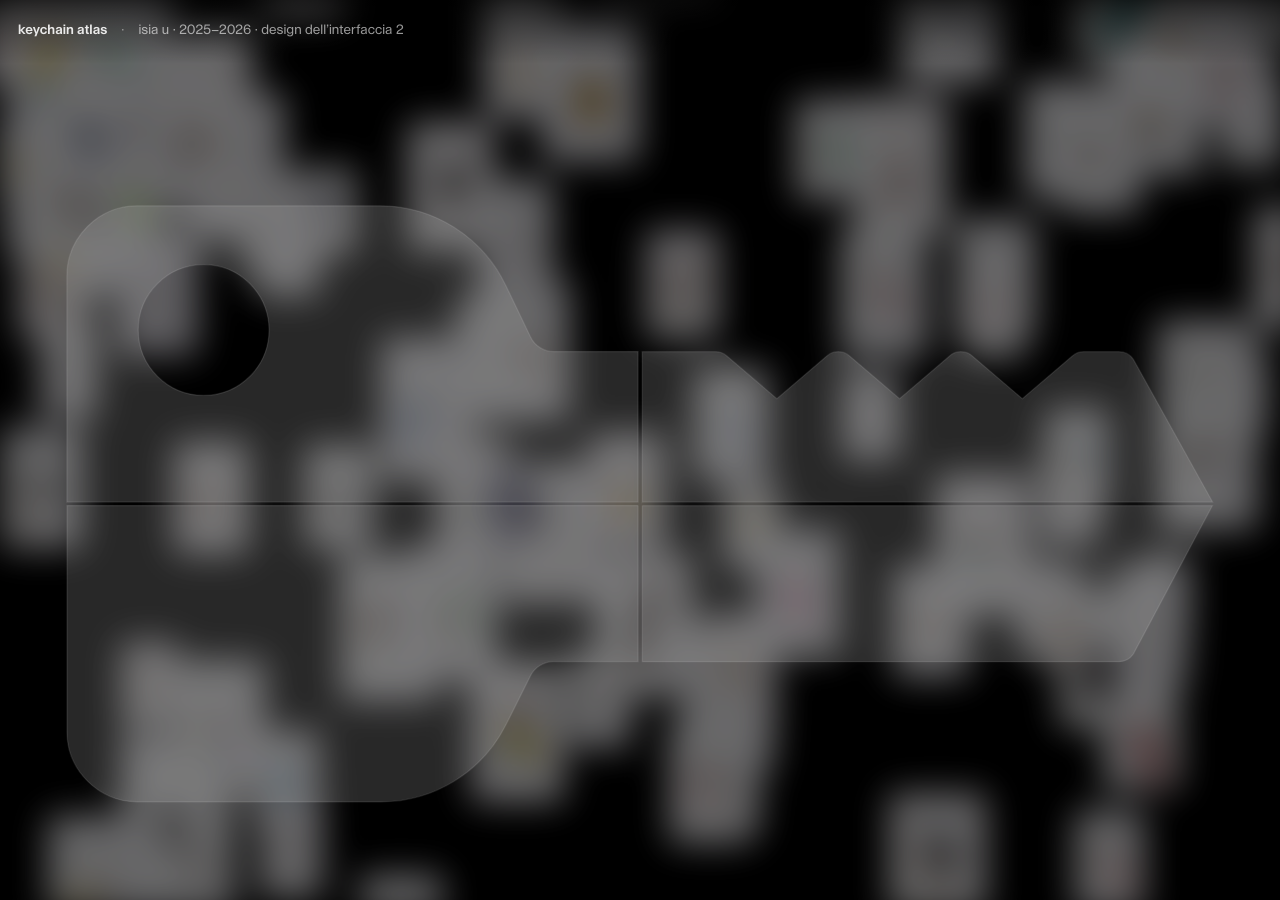
<file: index.html>
<!doctype html>
<html lang="it">
<head>
  <meta charset="utf-8" />
  <meta name="viewport" content="width=device-width,initial-scale=1" />
  <link rel="stylesheet" href="./src/styles/type.css" />
  <title>keychain atlas</title>

  <style>
    :root{
      --bg:#000;
      --fg:#fff;

      --key-idle: rgba(180,180,180,.22);
      --key-on:   rgba(180,180,180,.95);

      --index-bright: .60;
      --index-sat: .90;

      /* keep in sync with shared topbar */
      --topbar-h: 56px;
      --topbar-h-sm: 52px;
    }


    html,body{
      margin:0; padding:0;
      height:100%;
      background:var(--bg);
      color:var(--fg);
      overflow:hidden;
      font-family: var(--font-family, "CXSeagal"), system-ui, -apple-system, Segoe UI, Roboto, Arial;
    }

    /* ===== TOOL IN BACKGROUND ===== */
    .toolFrame{
      position:fixed;
      inset:0;
      width:100vw;
      height:100vh;
      border:0;
      z-index:1;
      background:#000;
      transition: filter .25s ease, transform .25s ease;
    }
    body.entry-on .toolFrame{
      filter:
        blur(18px)
        saturate(var(--index-sat))
        brightness(var(--index-bright))
        contrast(1.02);
      transform: scale(1.03);
      transform-origin:center;
    }

    /* dark layer SOLO in index */
    .toolShade{
      position:fixed;
      inset:0;
      z-index:2;
      background: rgba(0,0,0,.30);
      pointer-events:none;
      opacity:0;
      visibility:hidden;
      transition: opacity .25s ease, visibility .25s ease;
    }
    body.entry-on .toolShade{
      opacity:1;
      visibility:visible;
    }

    /* overlay sopra */
    .entryOverlay{
      position:fixed;
      inset:0;
      z-index:1000;
      pointer-events:auto;
    }


    .wrap{
      position:fixed;
      inset:0;
      display:grid;
      place-items:center;
      padding-top: var(--topbar-h);
      box-sizing: border-box;
    }

    @media (max-width: 900px){
      .wrap{ padding-top: var(--topbar-h-sm); }
    }

    #topbar{
      position:fixed;
      top:0;
      left:0;
      right:0;
      z-index:1200;
      pointer-events:auto;
    }


    /* chiave più grande */
    svg{
      width: min(1680px, 98vw);
      height:auto;
      display:block;
      transform: translateY(22px) scale(1.08);
      transform-origin:center;
    }

    .keySeg{
      fill: var(--key-idle);
      cursor:pointer;
      transition: fill .12s ease, filter .12s ease;
      outline:none;
      stroke: rgba(255,255,255,.10);
      stroke-width: 1.2;
      vector-effect: non-scaling-stroke;
    }
    .keySeg:hover,
    .keySeg:focus{
      fill: var(--key-on);
      filter: drop-shadow(0 10px 24px rgba(0,0,0,.35));
    }

 /* ===== labels "poco fuori dal path" ===== */
.segLabelOut{
  font-family: inherit;
  font-weight: 600;              /* Semibold */
  text-transform: uppercase;
  fill: rgba(255,255,255,.86);
  opacity: 0;
  pointer-events: none;
  user-select: none;
  transition: opacity .12s ease;

  /* ✅ tracking più controllabile in SVG */
  letter-spacing: 0.04em;        /* tracking coerente col type system */
  font-kerning: normal;
}

/* ✅ compaiono solo quando hover/focus sulla sezione */
.seg:hover .segLabelOut,
.seg:focus-within .segLabelOut{
  opacity:.95;
}
    .seg:hover .segLabelOut{ opacity:.95; }

    @media (prefers-reduced-motion: reduce){
      .keySeg, .toolFrame, .segLabelOut{ transition:none; }
    }

    /* Prevent default purple visited links in topbar brand */
    #brandHome,
    #brandHome:visited{
      color: rgba(255,255,255,.92);
      text-decoration: none;
    }
  </style>
</head>

<body class="entry-on" data-page="index" data-context="index">
  <!-- TOOL sotto -->
  <iframe id="toolFrame" class="toolFrame" src="sandbox.html?embed=1" title="keychain atlas tool"></iframe>
  <div class="toolShade" aria-hidden="true"></div>

  <!-- OVERLAY sopra -->
  <div id="entryOverlay" class="entryOverlay">
    <!-- TOPBAR (shared) -->
    <div id="topbar" data-topbar></div>
    <script type="module" src="./src/topbar.js"></script>

    <div class="wrap">
      <svg xmlns="http://www.w3.org/2000/svg" viewBox="0 0 1920 1080" role="img" aria-label="Key Atlas shape" preserveAspectRatio="xMidYMid meet">
        <title>Key Atlas shape</title>

        <!-- TL = keychain atlas -->
        <g class="seg">
          <path id="segTL" class="keySeg" tabindex="0"
            data-action="enter-tool"
            data-label="keychain atlas"
            data-corner="tl"
            d="M957,537.5v-213.2h-119.3c-14.1,0-27-8.1-33.1-20.8l-35.4-73.6c-33-68.6-102.3-112.2-178.5-112.2H246.9c-54.6,0-99.4,44.8-99.4,99.4v320.5h809.4ZM341.3,201c51.2,0,92.7,41.5,92.7,92.7s-41.5,92.7-92.7,92.7-92.7-41.5-92.7-92.7,41.5-92.7,92.7-92.7Z"/>
          <text class="segLabelOut" data-for="segTL" data-side="top" data-align="start" font-size="28">keychain atlas</text>
        </g>

        <!-- BL = guide -->
        <g class="seg">
          <path id="segBL" class="keySeg" tabindex="0"
            data-href="./guide.html"
            data-label="guide"
            data-corner="bl"
            d="M957,542.5H147.6v320.5c0,27.3,11.2,52.1,29.2,70.1h0c18,18,42.8,29.2,70.1,29.2h345.9c75,0,143.6-42.3,177.1-109.4l34.5-69c6.2-12.4,18.9-20.3,32.9-20.3h119.7v-221.2Z"/>
          <text class="segLabelOut" data-for="segBL" data-side="bottom" data-align="start" font-size="28">guide</text>
        </g>

        <!-- TR = about -->
        <g class="seg">
          <path id="segTR" class="keySeg" tabindex="0"
            data-href="./pages.html"
            data-label="data"
            data-corner="tr"
            d="M963,537.5h808.2l-112.2-202.1c-4.6-6.9-12.4-11.1-20.7-11h-49.7c-5.9,0-11.6,2.1-16.2,6l-70.8,60.7-70.9-60.7h0c-9.3-7.9-23.1-8-32.3,0l-70.8,60.7-70.8-60.7c-9.3-8-23-8-32.3,0l-70.8,60.7-70.8-60.7c-4.5-3.9-10.2-5.9-16.2-6h-103.8s0,213.2,0,213.2Z"/>
          <text class="segLabelOut" data-for="segTR" data-side="top" data-align="end" font-size="28">data</text>
        </g>

        <!-- BR = pages -->
        <g class="seg">
          <path id="segBR" class="keySeg" tabindex="0"
            data-href="./about.html"
            data-label="about"
            data-corner="br"
            d="M963,542.5v221.2h675.3s0,0,0,0c8.3,0,16.1-4.1,20.7-11l111.9-210h-807.9Z"/>
          <text class="segLabelOut" data-for="segBR" data-side="bottom" data-align="end" font-size="28">about</text>
        </g>
      </svg>
    </div>
  </div>


  <script>
    // posiziona le label “poco fuori dal path”
    function positionOutsideLabels(){
      const padX  = 26;  // distanza dal bordo bbox in X
      const offTop = 18; // quanto “fuori” sopra
      const offBot = 34; // quanto “fuori” sotto

      document.querySelectorAll(".segLabelOut").forEach(t => {
        const id = t.dataset.for;
        const side = t.dataset.side;   // top | bottom
        const align = t.dataset.align; // start | end
        const p = document.getElementById(id);
        if (!p) return;

        const bb = p.getBBox();

        const x = (align === "end")
          ? (bb.x + bb.width - padX)
          : (bb.x + padX);

        const y = (side === "bottom")
          ? (bb.y + bb.height + offBot)
          : (bb.y - offTop);

        t.setAttribute("x", x);
        t.setAttribute("y", y);
        t.setAttribute("text-anchor", align === "end" ? "end" : "start");
      });
    }

    function schedulePosition(){
      requestAnimationFrame(()=>requestAnimationFrame(positionOutsideLabels));
    }

    window.addEventListener("load", schedulePosition);
    window.addEventListener("resize", schedulePosition);
    if (document.fonts && document.fonts.ready) {
      document.fonts.ready.then(schedulePosition).catch(()=>{});
    }

const frame = document.getElementById("toolFrame");
const entryOverlay = document.getElementById("entryOverlay");
const shade = document.querySelector(".toolShade");

// Prevent double navigations / race conditions when leaving the page
let _navLock = false;
function goTo(href){
  if (!href || _navLock) return;
  _navLock = true;
  deactivateEmbeddedTool();
  unloadIframe();
  // Use assign to keep normal navigation semantics
  window.location.assign(href);
}

function deactivateEmbeddedTool(){
  // Best-effort: put the embedded tool back in safe embed mode
  try{
    const fn = frame?.contentWindow?.ATLAS_TOOL?.deactivate;
    if (typeof fn === "function") fn();
  }catch{}
}

function unloadIframe(){
  // If the browser keeps this page in bfcache, drop the heavy iframe contents
  // to reduce memory spikes when switching pages.
  try{
    if (frame) frame.src = "about:blank";
  }catch{}
}

function ensureIframe(){
  // If the iframe was blanked (about:blank), restore it so the key entry can work.
  try{
    const src = String(frame?.getAttribute("src") || "");
    if (!src || src.includes("about:blank")) {
      frame.setAttribute("src", "sandbox.html?embed=1");
    }
  }catch{}
}

function finishEnter(){
  document.body.classList.remove("entry-on");
  entryOverlay.style.display = "none";
}

function showEntry(){
  // torna alla schermata index (overlay + blur)
  document.body.classList.add("entry-on");
  entryOverlay.style.display = "";

  // rimette l'iframe in modalità embed (sfondo non interattivo)
  ensureIframe();
  deactivateEmbeddedTool();
}

window.ATLAS_INDEX = window.ATLAS_INDEX || {};
window.ATLAS_INDEX.showEntry = showEntry;

// fallback: se il tool manda un postMessage
window.addEventListener("message", (e)=>{
  if (e?.data?.type === "ATLAS_RETURN_TO_INDEX") showEntry();
});

    function tryActivateTool(){
      const w = frame?.contentWindow;
      const fn = w?.ATLAS_TOOL?.activate;
      if (typeof fn === "function") { fn(); return true; }
      return false;
    }


    function enterTool(){
      ensureIframe();
      if (tryActivateTool()){
        finishEnter();
        return;
      }
      let n = 0;
      const t = setInterval(()=>{
        if (tryActivateTool()){
          clearInterval(t);
          finishEnter();
          return;
        }
        if (++n > 80){
          clearInterval(t);
          window.location.href = "sandbox.html";
        }
      }, 100);
    }

    document.querySelectorAll(".keySeg").forEach(seg => {
      const href   = seg.dataset.href;
      const action = seg.dataset.action;

      seg.addEventListener("click", () => {
        if (action === "enter-tool") { enterTool(); return; }
        if (href) {
          goTo(href);
        }
      });

      seg.addEventListener("keydown", (e) => {
        if (e.key === "Enter" || e.key === " ") {
          e.preventDefault();
          if (action === "enter-tool") { enterTool(); return; }
          if (href) {
            goTo(href);
          }
        }
      });
    });

    window.addEventListener("pagehide", ()=>{ deactivateEmbeddedTool(); unloadIframe(); }, { capture:true });
  </script>
</body>
</html>
</file>
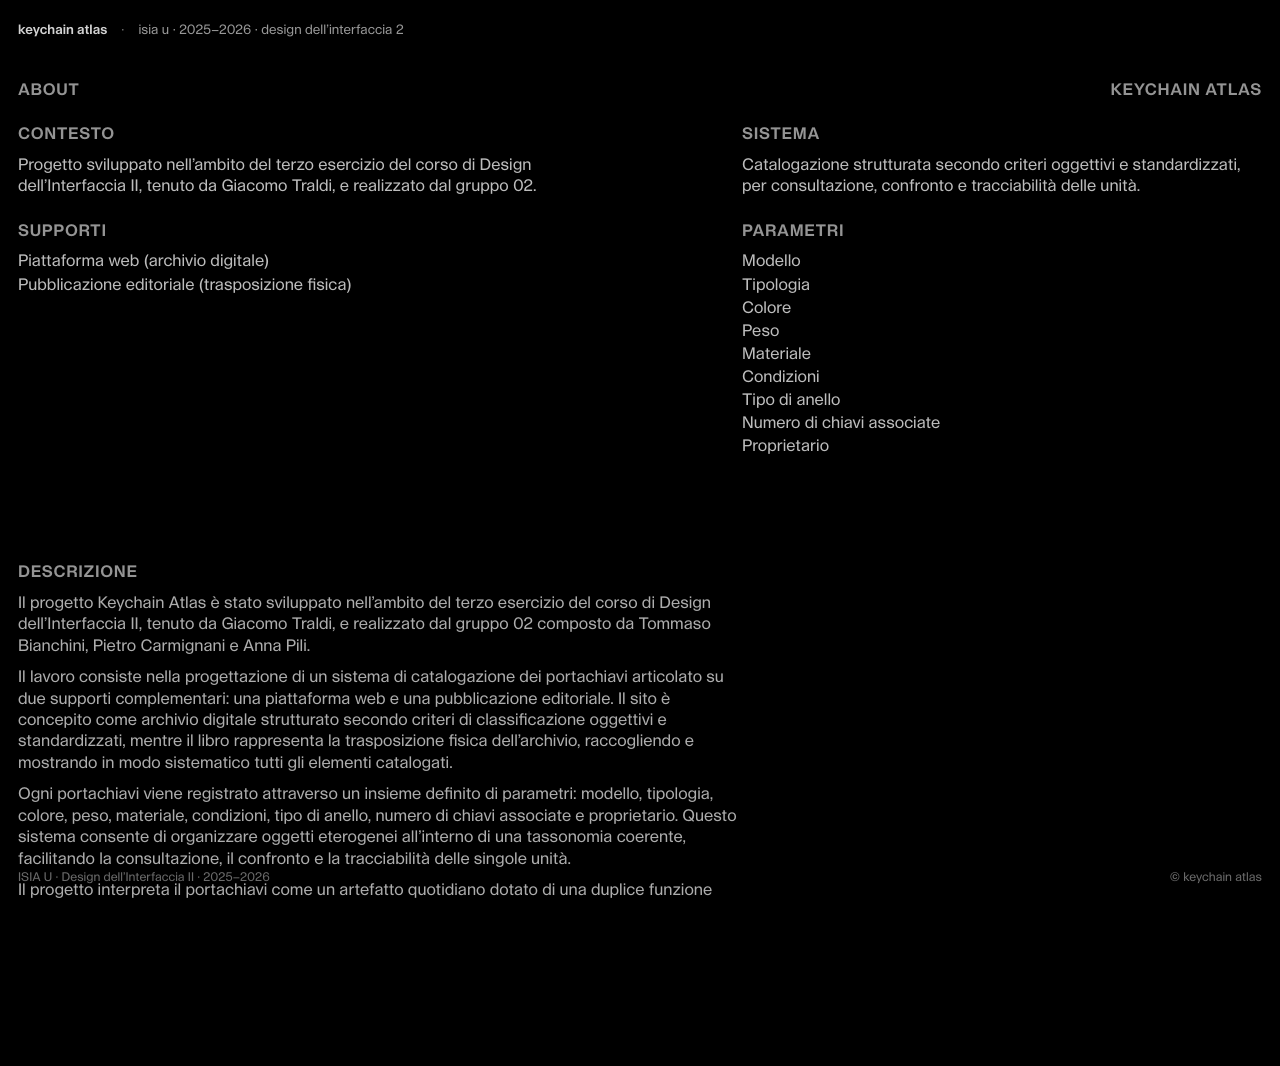
<file: about.html>
<!doctype html>
<html lang="it">
<head>
  <meta charset="utf-8" />
  <meta name="viewport" content="width=device-width,initial-scale=1" />
  <title>keychain atlas · about</title>
  <link rel="stylesheet" href="./src/styles/type.css" />

  <style>
    :root{
      --bg:#000;

      --fg:  rgba(255,255,255,.74);
      --fg2: rgba(255,255,255,.58);
      --fg3: rgba(255,255,255,.42);

      --pad: 18px;
      --maxW: 1560px;

      /* ↑ testo più grande, ↓ interlinea */
      --tSmall: 16px;
      --tBody:  16px;
      --lh:     1.32;

      --trackCaps: .04em;

      /* indent calcolato via JS per allineare al punto di inizio della .meta */
      --metaIndent: 0px;

    }

    html,body{
      margin:0; padding:0;
      height:100%;
      background:var(--bg);
      color:var(--fg);
      font-family:"CXSeagal", system-ui, -apple-system, Segoe UI, Roboto, Arial;
      font-weight:400;
      overflow-x:hidden;
      overflow-y:auto;

      -webkit-font-smoothing: antialiased;
      -moz-osx-font-smoothing: grayscale;
      text-rendering: geometricPrecision;
    }

    a{ color:inherit; text-decoration:none; }
    a:hover{ color: rgba(255,255,255,.88); }

    /* ===== PAGE WRAP ===== */
    .page{
      max-width: var(--maxW);
      margin: 0 auto;
      padding: calc(var(--topbar-h, 64px) + var(--topbar-offset, 28px) + 18px) var(--pad) 90px;
      box-sizing:border-box;
    }

    /* ✅ contenuto allineato ORIZZONTALMENTE alla .meta della top bar */
    .pageGrid{
      padding-left: var(--metaIndent);
      box-sizing:border-box;
    }


    /* ===== HEADER ROW (come genera: sx page name, dx brand) ===== */
    .hdr{
      display:grid;
      grid-template-columns: minmax(320px, 520px) minmax(320px, 520px);
      justify-content: space-between;
      column-gap: clamp(60px, 12vw, 240px);
      align-items:start;
      margin-bottom: 26px;
    }
    .hdrLeft, .hdrRight{
      font-size: var(--tSmall);
      letter-spacing: var(--trackCaps);
      text-transform: uppercase;
      color: var(--fg2);
      line-height: 1.15;
      font-weight:600;
    }
    .hdrRight{ text-align:right; }

    /* ===== TOP ROW (due colonne, blocchi piccoli) ===== */
    .topRow{
      display:grid;
      grid-template-columns: minmax(320px, 520px) minmax(320px, 520px);
      justify-content: space-between;
      column-gap: clamp(60px, 12vw, 240px);
      align-items:start;
    }

    .block{ margin: 0 0 26px; }

    .h{
      font-size: var(--tSmall);
      letter-spacing: var(--trackCaps);
      text-transform: uppercase;
      color: var(--fg2);
      margin: 0 0 10px;
      line-height: 1.15;
      font-weight:600;
    }

    .p{
      margin:0;
      font-size: var(--tBody);
      line-height: var(--lh);
      letter-spacing: 0; /* body senza tracking */
      color: var(--fg);
      font-weight:400;
    }

    .list{
      list-style:none;
      padding:0;
      margin:0;
      font-size: var(--tBody);
      line-height: var(--lh);
      letter-spacing: 0;
      color: var(--fg);
      font-weight:400;
    }
    .list li{ margin: 2px 0; }

    /* ===== BOTTOM ROW (testo lungo a sinistra) ===== */
    .bottomRow{
      margin-top: clamp(44px, 9vh, 86px);
      display:grid;
      grid-template-columns: minmax(320px, 720px) 1fr;
      column-gap: clamp(60px, 12vw, 240px);
      align-items:start;
    }

    .long p{
      margin: 0 0 10px;
      font-size: var(--tBody);
      line-height: 1.34;
      letter-spacing: 0;
      color: rgba(255,255,255,.68);
      font-weight:400;
    }

    /* ===== FOOTER (come genera: 3 colonne) ===== */
    .footer{
      position:fixed;
      left:0; right:0;
      bottom:14px;
      padding: 0 var(--pad);
      pointer-events:none;
      font-size:12px;
      line-height:1.25;
      color: var(--fg3);
    }
    .footer .inner{
      max-width: var(--maxW);
      margin: 0 auto;
      display:grid;
      grid-template-columns: 1fr 1fr 1fr;
      align-items:end;
    }
    .footer .c{ text-align:center; }
    .footer .r{ text-align:right; }

    @media (max-width: 900px){
      .pageGrid{ padding-left: 0px; } /* su mobile niente indent */
      .hdr, .topRow, .bottomRow{ grid-template-columns: 1fr; }
      .hdrRight{ text-align:left; margin-top: 6px; }
      .footer{ position: static; margin-top: 44px; pointer-events:auto; }
      .footer .inner{ grid-template-columns: 1fr; gap: 8px; }
      .footer .c, .footer .r{ text-align:left; }
      .brandLink{ width: 95vw; }
    }
  </style>
</head>

<body>
  <div class="topbar" id="topbar"></div>

  <main class="page">
    <!-- ✅ tutto ciò che segue è “agganciato” orizzontalmente alla .meta -->
    <div class="pageGrid">

      <!-- header row (1:1 genera) -->
      <div class="hdr">
        <div class="hdrLeft">about</div>
        <div class="hdrRight">keychain atlas</div>
      </div>

      <!-- top row -->
      <section class="topRow">
        <!-- sinistra -->
        <div>
          <div class="block">
            <div class="h">Contesto</div>
            <p class="p">
              Progetto sviluppato nell’ambito del terzo esercizio del corso di Design dell’Interfaccia II,
              tenuto da Giacomo Traldi, e realizzato dal gruppo 02.
            </p>
          </div>

          <div class="block">
            <div class="h">Supporti</div>
            <ul class="list">
              <li>Piattaforma web (archivio digitale)</li>
              <li>Pubblicazione editoriale (trasposizione fisica)</li>
            </ul>
          </div>
        </div>

        <!-- destra -->
        <div>
          <div class="block">
            <div class="h">Sistema</div>
            <p class="p">
              Catalogazione strutturata secondo criteri oggettivi e standardizzati,
              per consultazione, confronto e tracciabilità delle unità.
            </p>
          </div>

          <div class="block">
            <div class="h">Parametri</div>
            <ul class="list">
              <li>Modello</li>
              <li>Tipologia</li>
              <li>Colore</li>
              <li>Peso</li>
              <li>Materiale</li>
              <li>Condizioni</li>
              <li>Tipo di anello</li>
              <li>Numero di chiavi associate</li>
              <li>Proprietario</li>
            </ul>
          </div>
        </div>
      </section>

      <!-- bottom row -->
      <section class="bottomRow">
        <div class="long">
          <div class="h">Descrizione</div>

          <p>
            Il progetto Keychain Atlas è stato sviluppato nell’ambito del terzo esercizio del corso di Design dell’Interfaccia II,
            tenuto da Giacomo Traldi, e realizzato dal gruppo 02 composto da Tommaso Bianchini, Pietro Carmignani e Anna Pili.
          </p>

          <p>
            Il lavoro consiste nella progettazione di un sistema di catalogazione dei portachiavi articolato su due supporti complementari:
            una piattaforma web e una pubblicazione editoriale. Il sito è concepito come archivio digitale strutturato secondo criteri di
            classificazione oggettivi e standardizzati, mentre il libro rappresenta la trasposizione fisica dell’archivio, raccogliendo e
            mostrando in modo sistematico tutti gli elementi catalogati.
          </p>

          <p>
            Ogni portachiavi viene registrato attraverso un insieme definito di parametri: modello, tipologia, colore, peso, materiale,
            condizioni, tipo di anello, numero di chiavi associate e proprietario. Questo sistema consente di organizzare oggetti eterogenei
            all’interno di una tassonomia coerente, facilitando la consultazione, il confronto e la tracciabilità delle singole unità.
          </p>

          <p>
            Il progetto interpreta il portachiavi come un artefatto quotidiano dotato di una duplice funzione operativa e rappresentativa.
            In questo modo viene costruito un sistema informativo che mette in relazione dati materiali e dimensione identificativa,
            trattando ogni portachiavi come un’unità documentaria distinta all’interno di un atlante oggettuale.
          </p>
        </div>

        <div></div>
      </section>

    </div>
  </main>

  <!-- footer stile genera -->
  <footer class="footer" aria-hidden="true">
    <div class="inner">
      <div class="l">ISIA U · Design dell’Interfaccia II · 2025–2026</div>
      <div class="c"></div>
      <div class="r">© keychain atlas</div>
    </div>
  </footer>

  <script type="module" src="./src/topbar.js"></script>
  <script>
  function syncMetaIndent(){
    // su mobile lasciamo indent = 0 per evitare layout strani
    if (window.matchMedia && window.matchMedia("(max-width: 900px)").matches) {
      document.documentElement.style.setProperty("--metaIndent", "0px");
      return;
    }

    const page = document.querySelector(".page");
    // ✅ ancora l’allineamento al brand della topbar (uguale su tutte le pagine)
    const anchor =
      document.querySelector(".topbar #brandHome") ||
      document.querySelector(".topbar .miniBrand .meta") ||
      document.querySelector(".topbar .meta");

    if (!page || !anchor) return;

    const pageRect = page.getBoundingClientRect();
    const anchorRect = anchor.getBoundingClientRect();

    // ✅ il contenuto parte DOPO il padding della .page
    const st = getComputedStyle(page);
    const padL = parseFloat(st.paddingLeft) || 0;
    const pageContentLeft = pageRect.left + padL;

    const indent = Math.max(0, Math.round(anchorRect.left - pageContentLeft));
    document.documentElement.style.setProperty("--metaIndent", indent + "px");
  }

  window.addEventListener("load", syncMetaIndent);
  window.addEventListener("resize", syncMetaIndent);
  if (document.fonts?.ready) {
    document.fonts.ready.then(syncMetaIndent).catch(()=>{});
  }
</script>
</body>
</html>
</file>
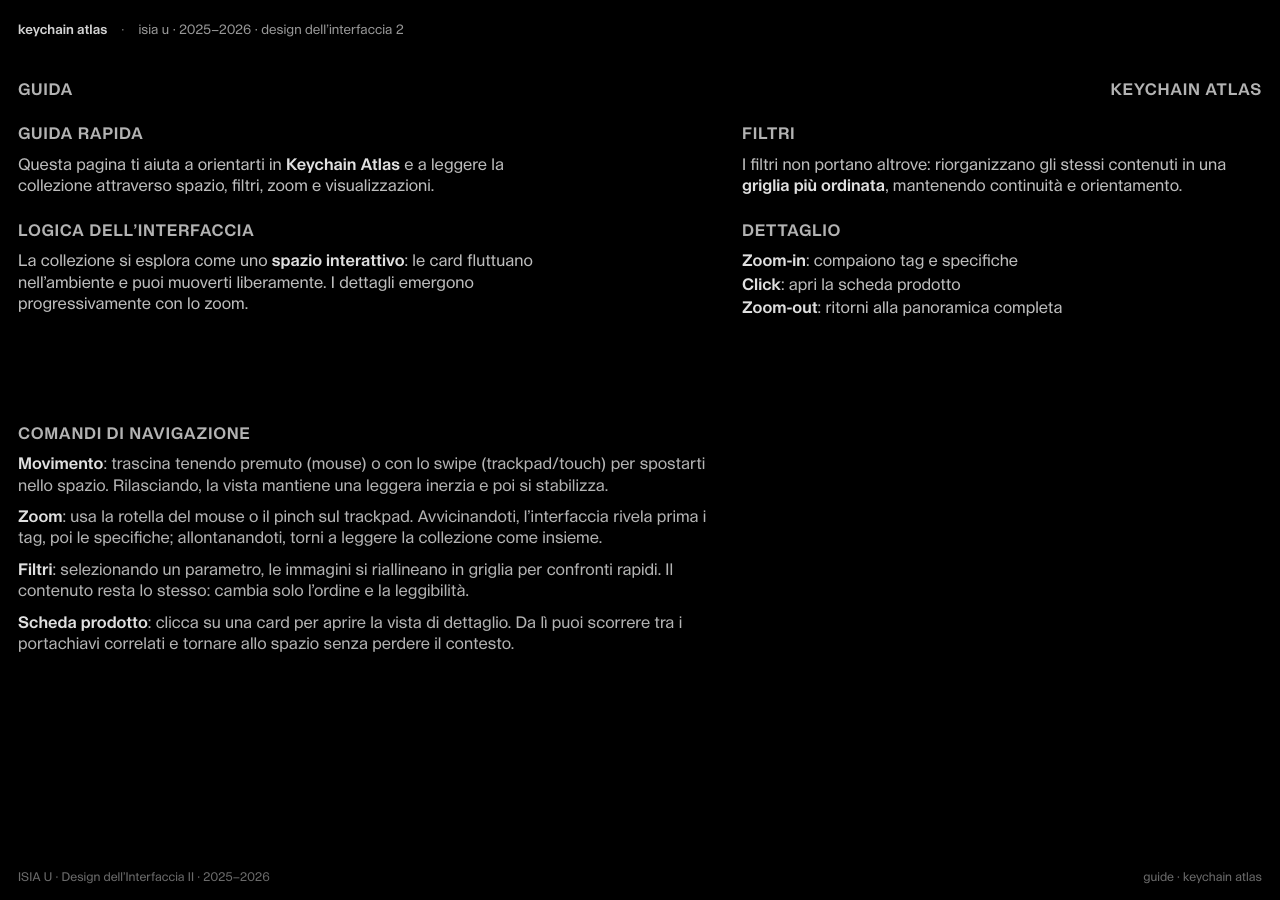
<file: guide.html>
<!doctype html>
<html lang="it">
<head>
  <meta charset="utf-8" />
  <meta name="viewport" content="width=device-width,initial-scale=1" />
  <title>keychain atlas · guida</title>
  <link rel="stylesheet" href="./src/styles/type.css" />

  <style>
    :root{
      --bg:#000;

      --fg:  rgba(255,255,255,.74);
      --fg2: rgba(255,255,255,.70); /* headings / caps a bit brighter */
      --fg3: rgba(255,255,255,.42);

      --pad: 18px;
      --maxW: 1560px;

      /* ↑ testo più grande, ↓ interlinea */
      --tSmall: 16px;
      --tBody:  16px;
      --lh:     1.32;

      --trackCaps: .04em;

      /* indent calcolato via JS per allineare al punto di inizio della .meta */
      --metaIndent: 0px;

    }

    html,body{
      margin:0; padding:0;
      height:100%;
      background:var(--bg);
      color:var(--fg);
      font-family:"CXSeagal", system-ui, -apple-system, Segoe UI, Roboto, Arial;
      font-weight:400;
      overflow-x:hidden;
      overflow-y:auto;

      -webkit-font-smoothing: antialiased;
      -moz-osx-font-smoothing: grayscale;
      text-rendering: geometricPrecision;
    }

    a{ color:inherit; text-decoration:none; }
    a:hover{ color: rgba(255,255,255,.88); }

    /* ===== PAGE WRAP ===== */
    .page{
      max-width: var(--maxW);
      margin: 0 auto;
      padding: calc(var(--topbar-h, 64px) + var(--topbar-offset, 28px) + 18px) var(--pad) 90px;
      box-sizing:border-box;
    }

    /* ✅ contenuto allineato ORIZZONTALMENTE alla .meta della top bar */
    .pageGrid{
      padding-left: var(--metaIndent);
      box-sizing:border-box;
    }


    /* ===== HEADER ROW (come genera: sx page name, dx brand) ===== */
    .hdr{
      display:grid;
      grid-template-columns: minmax(320px, 520px) minmax(320px, 520px);
      justify-content: space-between;
      column-gap: clamp(60px, 12vw, 240px);
      align-items:start;
      margin-bottom: 26px;
    }
    .hdrLeft, .hdrRight{
      font-size: var(--tSmall);
      letter-spacing: var(--trackCaps);
      text-transform: uppercase;
      color: var(--fg2);
      line-height: 1.15;
      font-weight:600;
    }
    .hdrRight{ text-align:right; }

    /* ===== TOP ROW (due colonne, blocchi piccoli) ===== */
    .topRow{
      display:grid;
      grid-template-columns: minmax(320px, 520px) minmax(320px, 520px);
      justify-content: space-between;
      column-gap: clamp(60px, 12vw, 240px);
      align-items:start;
    }

    .block{ margin: 0 0 26px; }

    .h{
      font-size: var(--tSmall);
      letter-spacing: var(--trackCaps);
      text-transform: uppercase;
      color: var(--fg2);
      margin: 0 0 10px;
      line-height: 1.15;
      font-weight:600;
    }

    .p{
      margin:0;
      font-size: var(--tBody);
      line-height: var(--lh);
      letter-spacing: 0; /* body senza tracking */
      color: var(--fg);
      font-weight:400;
    }

    /* slightly brighter emphasis (e.g., Movimento / Zoom / Filtri) */
    .p b,
    .list b,
    .long p b{
      color: rgba(255,255,255,.88);
      font-weight:600;
    }

    .list{
      list-style:none;
      padding:0;
      margin:0;
      font-size: var(--tBody);
      line-height: var(--lh);
      letter-spacing: 0;
      color: var(--fg);
      font-weight:400;
    }
    .list li{ margin: 2px 0; }

    /* ===== BOTTOM ROW (testo lungo a sinistra) ===== */
    .bottomRow{
      margin-top: clamp(44px, 9vh, 86px);
      display:grid;
      grid-template-columns: minmax(320px, 720px) 1fr;
      column-gap: clamp(60px, 12vw, 240px);
      align-items:start;
    }

    .long p{
      margin: 0 0 10px;
      font-size: var(--tBody);
      line-height: 1.34;
      letter-spacing: 0;
      color: rgba(255,255,255,.70);
      font-weight:400;
    }

    /* ===== FOOTER (come genera: 3 colonne) ===== */
    .footer{
      position:fixed;
      left:0; right:0;
      bottom:14px;
      padding: 0 var(--pad);
      pointer-events:none;
      font-size:12px;
      line-height:1.25;
      color: var(--fg3);
    }
    .footer .inner{
      max-width: var(--maxW);
      margin: 0 auto;
      display:grid;
      grid-template-columns: 1fr 1fr 1fr;
      align-items:end;
    }
    .footer .c{ text-align:center; }
    .footer .r{ text-align:right; }

    @media (max-width: 900px){
      .pageGrid{ padding-left: 0px; } /* su mobile niente indent */
      .hdr, .topRow, .bottomRow{ grid-template-columns: 1fr; }
      .hdrRight{ text-align:left; margin-top: 6px; }
      .footer{ position: static; margin-top: 44px; pointer-events:auto; }
      .footer .inner{ grid-template-columns: 1fr; gap: 8px; }
      .footer .c, .footer .r{ text-align:left; }
      .brandLink{ width: 95vw; }
    }
  </style>
</head>

<body>
  <div class="topbar" id="topbar"></div>

  <main class="page">
    <!-- ✅ tutto ciò che segue è “agganciato” orizzontalmente alla .meta -->
    <div class="pageGrid">

      <!-- header row (1:1 genera) -->
      <div class="hdr">
        <div class="hdrLeft">guida</div>
        <div class="hdrRight">keychain atlas</div>
      </div>

      <!-- top row -->
      <section class="topRow">
        <!-- sinistra -->
        <div>
          <div class="block">
            <div class="h">Guida rapida</div>
            <p class="p">
              Questa pagina ti aiuta a orientarti in <b>Keychain Atlas</b> e a leggere la collezione attraverso spazio,
              filtri, zoom e visualizzazioni.
            </p>
          </div>

          <div class="block">
            <div class="h">Logica dell’interfaccia</div>
            <p class="p">
              La collezione si esplora come uno <b>spazio interattivo</b>: le card fluttuano nell’ambiente e puoi muoverti
              liberamente. I dettagli emergono progressivamente con lo zoom.
            </p>
          </div>
        </div>

        <!-- destra -->
        <div>
          <div class="block">
            <div class="h">Filtri</div>
            <p class="p">
              I filtri non portano altrove: riorganizzano gli stessi contenuti in una <b>griglia più ordinata</b>,
              mantenendo continuità e orientamento.
            </p>
          </div>

          <div class="block">
            <div class="h">Dettaglio</div>
            <ul class="list">
              <li><b>Zoom-in</b>: compaiono tag e specifiche</li>
              <li><b>Click</b>: apri la scheda prodotto</li>
              <li><b>Zoom-out</b>: ritorni alla panoramica completa</li>
            </ul>
          </div>
        </div>
      </section>

      <!-- bottom row -->
      <section class="bottomRow">
        <div class="long">
          <div class="h">Comandi di navigazione</div>

          <p>
            <b>Movimento</b>: trascina tenendo premuto (mouse) o con lo swipe (trackpad/touch) per spostarti nello spazio.
            Rilasciando, la vista mantiene una leggera inerzia e poi si stabilizza.
          </p>

          <p>
            <b>Zoom</b>: usa la rotella del mouse o il pinch sul trackpad. Avvicinandoti, l’interfaccia rivela prima i tag,
            poi le specifiche; allontanandoti, torni a leggere la collezione come insieme.
          </p>

          <p>
            <b>Filtri</b>: selezionando un parametro, le immagini si riallineano in griglia per confronti rapidi.
            Il contenuto resta lo stesso: cambia solo l’ordine e la leggibilità.
          </p>

          <p>
            <b>Scheda prodotto</b>: clicca su una card per aprire la vista di dettaglio. Da lì puoi scorrere tra i portachiavi
            correlati e tornare allo spazio senza perdere il contesto.
          </p>
        </div>

        <div></div>
      </section>

    </div>
  </main>

  <!-- footer stile genera -->
  <footer class="footer" aria-hidden="true">
    <div class="inner">
      <div class="l">ISIA U · Design dell’Interfaccia II · 2025–2026</div>
      <div class="c"></div>
      <div class="r">guide · keychain atlas</div>
    </div>
  </footer>

  <script type="module" src="./src/topbar.js"></script>
  <script>
  function syncMetaIndent(){
    // su mobile lasciamo indent = 0 per evitare layout strani
    if (window.matchMedia && window.matchMedia("(max-width: 900px)").matches) {
      document.documentElement.style.setProperty("--metaIndent", "0px");
      return;
    }

    const page = document.querySelector(".page");
    // ✅ ancora l’allineamento al brand della topbar (uguale su tutte le pagine)
    const anchor =
      document.querySelector(".topbar #brandHome") ||
      document.querySelector(".topbar .miniBrand .meta") ||
      document.querySelector(".topbar .meta");

    if (!page || !anchor) return;

    const pageRect = page.getBoundingClientRect();
    const anchorRect = anchor.getBoundingClientRect();

    // ✅ il contenuto parte DOPO il padding della .page
    const st = getComputedStyle(page);
    const padL = parseFloat(st.paddingLeft) || 0;
    const pageContentLeft = pageRect.left + padL;

    const indent = Math.max(0, Math.round(anchorRect.left - pageContentLeft));
    document.documentElement.style.setProperty("--metaIndent", indent + "px");
  }

  window.addEventListener("load", syncMetaIndent);
  window.addEventListener("resize", syncMetaIndent);
  if (document.fonts?.ready) {
    document.fonts.ready.then(syncMetaIndent).catch(()=>{});
  }
</script>
</body>
</html>
</file>
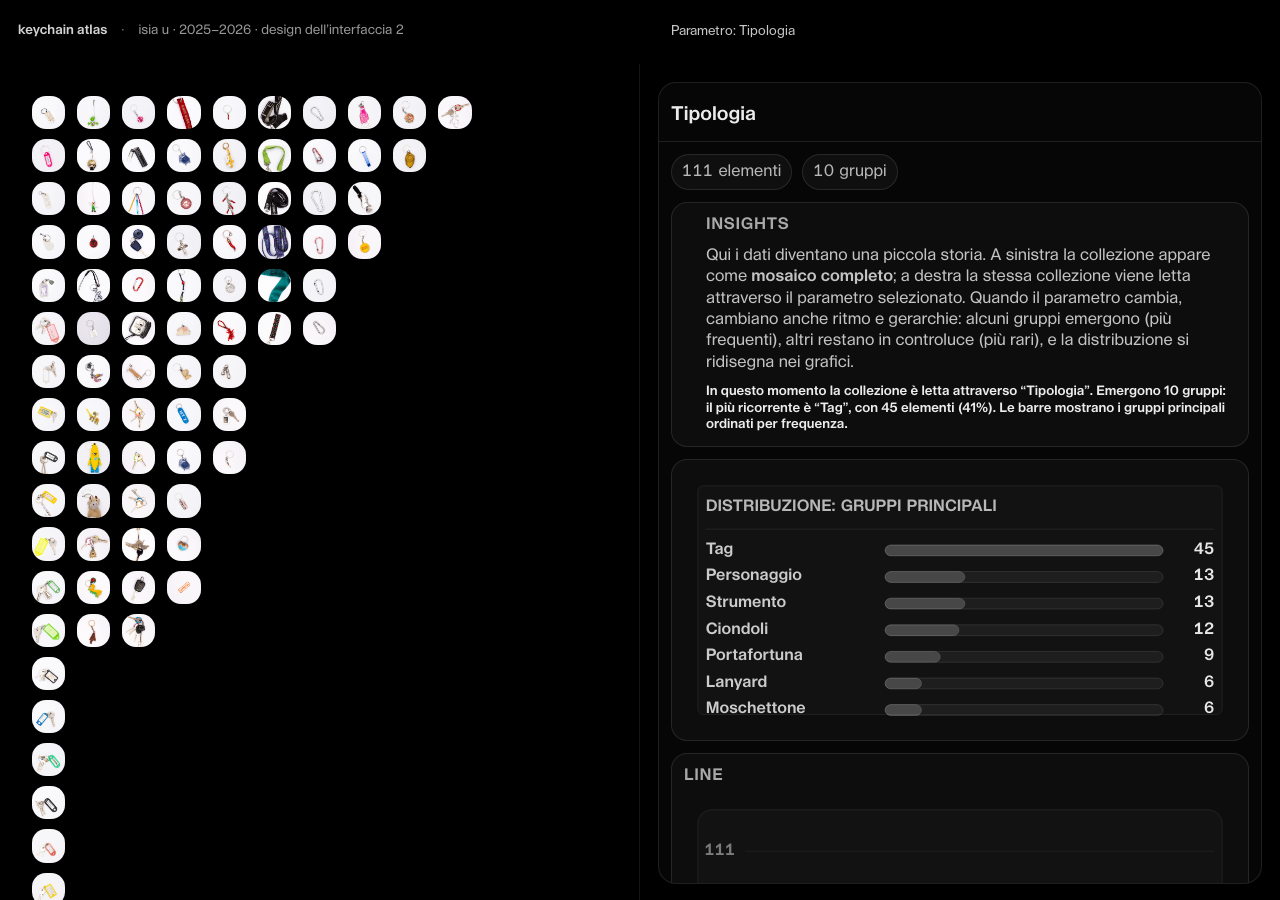
<file: pages.html>
<!doctype html>
<html lang="it">
<head>
  <meta charset="utf-8" />
  <meta name="viewport" content="width=device-width,initial-scale=1" />
  <title>keychain atlas · pages</title>
  <link rel="stylesheet" href="./src/styles/type.css" />

  <style>
    :root{
      --bg:#000;
      --fg:rgba(255,255,255,.92);
      --muted:rgba(255,255,255,.72);
      --muted2:rgba(255,255,255,.55);
      --line:rgba(255,255,255,.14);

      --glass: rgba(0,0,0,.42);
      --glass2: rgba(0,0,0,.62);

      --pad:18px;
      --topbar-h:64px;
      --ui:13px;
      --caps:.14em;
      --ls-caps: var(--caps);

      --gap:14px;
      --font-ui: "CXSeagal", system-ui, -apple-system, Segoe UI, Roboto, Arial;
      --font-ui-bold: "CXSeagal", system-ui, -apple-system, Segoe UI, Roboto, Arial;
      
      --schema-kicker: 16px;   /* Insights / Line */
      --schema-title:  19px;   /* Distribuzione / parametro */
      --schema-meta:   16px;   /* chips / meta */
      --schema-body:   14px;   /* insight text (match about) */
      --schema-svg:    16px;   /* text inside SVG charts */
      --schema-lineh:  1.6;    /* insight line-height (match about) */
      --block-pad: 12px;       /* unified inner padding for cards/wraps */
    }

    
    html,body{
      margin:0; padding:0;
      height:100%;
      background:var(--bg);
      color:var(--fg);
      font-family: var(--font-ui) !important;
      font-weight: 400;
      overflow:hidden;
      -webkit-font-smoothing: antialiased;
      -moz-osx-font-smoothing: grayscale;
      text-rendering: geometricPrecision;
    }

    button,
    input,
    select,
    textarea{
      font-family: var(--font-ui);
    }

    a{ color:inherit; text-decoration:none; }

    .topbar{
      position:fixed;
      top:0; left:0; right:0;
      height:var(--topbar-h);
      z-index:50;
      display:flex;
      align-items:center;
      gap:18px;
      padding:0 var(--pad);
      background:linear-gradient(to bottom, rgba(0,0,0,.55), rgba(0,0,0,0));
      pointer-events:auto;
      font-size: var(--ui);
    }

    .miniBrand{
      display:flex;
      align-items:center;
      gap:14px;
      white-space:nowrap;
      letter-spacing: 0.04em;
      opacity:.96;
      user-select:none;
    }
    .miniBrand b{ font-weight:600; }
    .miniBrand a{
      color:inherit;
      text-decoration:none;
      font-weight:600;
    }
    #brandHome{
      cursor:pointer;
    }
    #brandHome:hover{
      text-decoration: underline;
      text-underline-offset: 3px;
      opacity: 1;
    }
    .miniBrand .sep{ opacity:.55; }
    .miniBrand .meta{ opacity:.72; }

    .centerTools{
      flex:1;
      display:flex;
      justify-content:center;
      gap:10px;
      min-width: 320px;
      align-items:center;
    }
    .rightTools{
      display:flex;
      align-items:center;
      gap:10px;
      white-space:nowrap;
    }
    .sepDot{ opacity:.55; }

    .pill{
      appearance:none;
      border:1px solid transparent;
      background:transparent;
      color: rgba(255,255,255,.78);
      font: inherit;
      padding:7px 12px;
      border-radius:999px;
      cursor:pointer;
      transition: background .12s ease, border-color .12s ease, color .12s ease, transform .12s ease;
      user-select:none;
    }
    .pill:hover{
      background: rgba(255,255,255,.06);
      border-color: rgba(255,255,255,.10);
      color: rgba(255,255,255,.92);
    }
    .pill:active{ transform: translateY(1px); }
    .pill.active{
      background: rgba(255,255,255,.10);
      border-color: rgba(255,255,255,.18);
      color: rgba(255,255,255,.95);
    }

    body[data-context="pages"] .paramControl{
      position: fixed;
      top: 0;
      left: 50%;
      height: var(--topbar-h);
      display: flex;
      align-items: center;
      z-index: 120;
      pointer-events: auto;
      font-size: var(--ui);
    }

body[data-context="pages"] .paramControl .pill{
  padding: 7px 12px; /* identico feeling dei pill della topbar */
  background: rgba(255,255,255,.08);
  border: 1px solid rgba(255,255,255,.14);
  color: rgba(255,255,255,.92);
  box-shadow: 0 12px 36px rgba(0,0,0,.22);
  backdrop-filter: blur(10px);
  -webkit-backdrop-filter: blur(10px);
}

body[data-context="pages"] .paramControl .pill:hover{
  background: rgba(255,255,255,.11);
  border-color: rgba(255,255,255,.18);
}

    .dropdown{
  position:fixed;
  top: calc(var(--topbar-h) - 6px);
  left: 0; /* will be overridden by pages.js positioning */

  z-index:80;
  width: 260px;
  max-width: min(820px, calc(100vw - 28px));
  border:1px solid rgba(255,255,255,.14);
  border-radius:14px;
  background: rgba(0,0,0,.55);
  box-shadow: 0 18px 60px rgba(0,0,0,.55);
  backdrop-filter: blur(10px);
  -webkit-backdrop-filter: blur(10px);
  overflow:hidden;
  display:none;
  pointer-events: auto;
}
    .dropdown.open{ display:block; }

    .ddHead{
      display:flex;
      align-items:center;
      justify-content:space-between;
      gap:12px;
      padding:9px 12px;
      border-bottom:1px solid rgba(255,255,255,.10);
      color: rgba(255,255,255,.86);
    }
    .ddHead .k{
      letter-spacing: var(--ls-caps, var(--caps));
      text-transform: uppercase;
      opacity:.85;
      font-size: 12px;
    }
    .ddHead .hint{
      color: rgba(255,255,255,.55);
      overflow:hidden;
      text-overflow:ellipsis;
      white-space:nowrap;
      max-width: 60%;
      font-size: 12px;
    }
    .ddList{
      max-height: 300px;
      overflow:auto;
      padding:6px 0;
    }
    .ddItem{
      display:flex;
      align-items:center;
      justify-content:space-between;
      gap:12px;
      padding:9px 12px;
      font-size: 13px;
      cursor:pointer;
      user-select:none;
      border-top:1px solid rgba(255,255,255,.05);
      color: rgba(255,255,255,.86);
      white-space: nowrap;
      transition: background .12s ease;
    }
    .ddItem:first-child{ border-top:none; }
    .ddItem:hover{ background: rgba(255,255,255,.06); }
    .ddItem.active{ background: rgba(255,255,255,.08); }

    body[data-context="pages"] .dropdown{
      border-radius:16px;
    }
    body[data-context="pages"] .ddHead .k{
      font-size: 11px;
    }
    body[data-context="pages"] .ddHead .hint{
      font-size: 11px;
    }

    .workspace{
      position:fixed;
      top: var(--topbar-h);
      left:0; right:0; bottom:0;
      display:grid;
      grid-template-columns: 1fr 1fr; /* 50/50 */
      gap:0;
    }
    
    .gridPane{
      height:100%;
      overflow:hidden;
      padding: var(--pad);
      box-sizing:border-box;
      border-right: 1px solid rgba(255,255,255,.08);
    }
    
    .mosaic{
      width:100%;
      height:100%;
      display:grid;
      gap: var(--gap);
      align-content: start;
    }
    
    .tile{
      position:relative;
      border-radius:16px;
      overflow:hidden;
      background: rgba(255,255,255,.04);
      border:1px solid rgba(255,255,255,.10);
      cursor:pointer;
      aspect-ratio: 1 / 1;
      min-width:0;
      min-height:0;
    }

    .tile img{
      width:100%;
      height:100%;
      display:block;
      object-fit:cover;
      filter: contrast(1.02) saturate(1.02);
    }

    .tile .fallback{
      position:absolute;
      inset:0;
      display:grid;
      place-items:center;
      color: rgba(255,255,255,.62);
      letter-spacing: var(--ls-caps, var(--caps));
      text-transform: uppercase;
      font-size: 12px;
    }

    .tag{
      position:absolute;
      left:10px;
      bottom:10px;
      padding:7px 10px;
      border-radius:999px;
      background: rgba(0,0,0,.45);
      border: 1px solid rgba(255,255,255,.14);
      backdrop-filter: blur(10px);
      -webkit-backdrop-filter: blur(10px);
      color: rgba(255,255,255,.88);
      font-size: 12px;
      white-space:nowrap;
      overflow:hidden;
      text-overflow:ellipsis;
      max-width: calc(100% - 20px);
      pointer-events:none;
    }

    .schemaPane{
      height:100%;
      overflow:hidden;
      padding: var(--pad);
      box-sizing:border-box;
    }

    .schemaPanel{
      height:100%;
      border-radius:18px;
      border:1px solid rgba(255,255,255,.10);
      background: rgba(10,10,10,.68);
      backdrop-filter: blur(12px);
      -webkit-backdrop-filter: blur(12px);
      box-shadow: 0 18px 70px rgba(0,0,0,.55);
      overflow:hidden;
      display:flex;
      flex-direction:column;
      min-height:0;
    }

    .schemaHead{
      padding:12px 12px 10px 12px;
      border-bottom:1px solid rgba(255,255,255,.10);
      display:flex;
      align-items:center;
      justify-content:space-between;
      gap:12px;
      user-select:none;
    }
    .schemaKicker{
      font-size:12px;
      letter-spacing: 0.04em;
      text-transform: uppercase;
      color: rgba(255,255,255,.70);
    }
    .schemaTitle{
  margin-top:6px;
  font-size: var(--schema-title);
  letter-spacing: 0.0em;
  text-transform: none;
  color: rgba(255,255,255,.92);
  line-height: 1.35;
}
    .schemaBtns{
      display:flex; gap:8px; align-items:center;
    }
    .iconBtn{
      width:42px; height:42px;
      border-radius:14px;
      border:1px solid rgba(255,255,255,.12);
      background: rgba(255,255,255,.06);
      display:grid;
      place-items:center;
      cursor:pointer;
      transition: background .12s ease, transform .12s ease;
    }
    .iconBtn:hover{ background: rgba(255,255,255,.10); }
    .iconBtn:active{ transform: translateY(1px); }

    .schemaBody{
      padding:12px;
      overflow:auto;
      min-height:0;
    }

    .schemaMeta{
      display:flex;
      gap:10px;
      flex-wrap:wrap;
      margin-bottom:12px;
      color: rgba(255,255,255,.70);
      font-size: 12px;
    }
    .chip{
      padding:7px 10px;
      border-radius:999px;
      border:1px solid rgba(255,255,255,.10);
      background: rgba(255,255,255,.04);
      font-variant-numeric: tabular-nums;
    }

    .schemaSvgWrap{
      border-radius:16px;
      border:1px solid rgba(255,255,255,.10);
      background: rgba(255,255,255,.03);
      padding: var(--block-pad);
      /* keep SVG un-clipped */
      overflow: visible;
      display:flex;
      justify-content:stretch;
      align-items:flex-start;
    }
    /* same spacing between Insights -> Distribuzione as Distribuzione -> Line */
    .schemaBody > .schemaSvgWrap{
      margin-top: 12px;
    }
    svg{ display:block; }

    /* Make Distribution + Line occupy the same width and scale identically */
    #schemaSvg,
    #lineSvg{
      width: 100%;
      height: auto;
      max-width: 100%;
    }

    .chartsBlock{
      margin-top: 12px;
      display: grid;
      gap: 12px;
    }
    .chartCard{
      border-radius:16px;
      border:1px solid rgba(255,255,255,.10);
      background: rgba(255,255,255,.03);
      padding: var(--block-pad);
      overflow:hidden;
    }
    
    .chartCard{
      display: block;
    }
    .chartHead{
      /* allineata allo stile dei titoli “ENCODING: …” */
      font-size: var(--schema-kicker);
      letter-spacing: 0.04em;
      text-transform: uppercase;
      color: rgba(255,255,255,.70);
      margin: 0 0 10px 0px;
      line-height: 1.25;
      opacity: .92;
    }
    /* Insights: inset a sinistra per allineare titolo + testo */
.chartCardInsights .chartHead{
  padding-left: 22px;
}

.chartCardInsights #insights{
  padding-left: 22px;
  padding-right: 10px;
}
    .chartSvg{
      width: 100%;
      height: auto;
      display: block;
    }

    #lineSvg{
      height: auto !important;
    }
    #lineNote{ display:none !important; }
    #schemaNote{ display:none !important; }

    .insights .iLead{
  margin: 0 0 12px 0;
  opacity: .92;

  font-size: 16px;
  line-height: 1.34;

  font-family: var(--font-ui);
  font-weight: 400;

  color: rgba(255,255,255,.82);
  font-synthesis: none;
}
    .insights .iList{
      display:flex;
      flex-direction:column;
      gap:10px;
    }
    .insights .iItem{
      padding:10px 10px;
      border-radius:14px;
      border:1px solid rgba(255,255,255,.08);
      background: rgba(255,255,255,.03);
    }
    .insights .iTop{
      display:flex;
      align-items:baseline;
      justify-content:space-between;
      gap:12px;
      margin-bottom:6px;
    }
    .insights .iName{
      color: rgba(255,255,255,.88);
      font-size: 12px;
      letter-spacing: var(--ls-caps, var(--caps));
      text-transform: uppercase;
      line-height: 1.35;
      overflow:hidden;
      text-overflow:ellipsis;
      white-space:nowrap;
      max-width: 75%;
    }
    .insights .iCount{
      font-variant-numeric: tabular-nums;
      color: rgba(255,255,255,.70);
      font-size: 12px;
      white-space:nowrap;
    }
    .insights .iBody{
      display:flex;
      flex-wrap:wrap;
      gap:8px 10px;
      color: rgba(255,255,255,.62);
      font-size: 12px;
    }
    .insights .pillMini{
      padding:6px 9px;
      border-radius:999px;
      border:1px solid rgba(255,255,255,.08);
      background: rgba(0,0,0,.18);
      font-variant-numeric: tabular-nums;
      white-space:nowrap;
      max-width:100%;
      overflow:hidden;
      text-overflow:ellipsis;
    }

    .schemaNote{
      margin-top:12px;
      color: rgba(255,255,255,.72);
      font-size: 12px;
      line-height: var(--schema-lineh);
    }
    #schemaMeta, .schemaMeta{ font-size: var(--schema-meta); }
    .chip{ font-size: var(--schema-meta); }

    #schemaSvg text,
#lineSvg text{
  font-family: var(--font-ui-bold) !important;
  font-weight: 600 !important;
  font-size: var(--schema-svg) !important;
  letter-spacing: 0 !important;
  font-synthesis: none;
}


    body[data-context="pages"] .chartHead{
  font-family: var(--font-ui-bold) !important;
  font-weight: 600 !important;
  font-synthesis: none;
}

    body[data-context="pages"] h1,
    body[data-context="pages"] h2,
    body[data-context="pages"] h3,
    body[data-context="pages"] h4,
    body[data-context="pages"] h5,
    body[data-context="pages"] h6,
    body[data-context="pages"] .pageTitle,
    body[data-context="pages"] .paneTitle,
    body[data-context="pages"] .leftTitle,
    body[data-context="pages"] .gridTitle,
    body[data-context="pages"] #gridTitle{
      font-family: var(--font-ui-bold) !important;
      font-weight: 600 !important;
      font-synthesis: none;
    }
    
    body[data-context="pages"] b,
    body[data-context="pages"] strong{
      font-weight: 600 !important;
      font-synthesis: none;
    }
    
    .schemaBody{ font-weight: 400; }
    .schemaBody *{ font-weight: inherit; }
    
    .schemaTitle,
    .schemaKicker,
    .chartHead,
    .ddHead .k,
    .pill,
    .miniBrand b,
    .miniBrand a{
      font-family: var(--font-ui-bold);
      font-weight: 600;
    }
    
    #insights,
    .insights{
      font-weight: 600;
    }
    .insights .iLead{
      font-weight: 400;
      font-family: var(--font-ui);
    }
    .insights .iBody,
    .insights .pillMini,
    .insights .iName,
    .insights .iCount,
    .insights b{
      font-weight: 600;
    }
    
    #lineSvg .axis text,
    #lineSvg .tick text{
      font-size: var(--schema-svg) !important;
    }
    
    .schemaHead{ padding: 14px 12px 12px 12px; }
  </style>
</head>

<body data-context="pages">
  <header id="topbar" class="topbar" aria-label="top bar"></header>
  <div class="paramControl" aria-label="parametro">
    <button id="btnParam" class="pill" type="button">Parametro: Tipologia</button>
  </div>

  <div id="ddParam" class="dropdown" aria-hidden="true">
    <div class="ddHead">
      <div class="k">Parametro</div>
      <div id="ddHint" class="hint">Seleziona una dimensione</div>
    </div>
    <div id="ddList" class="ddList"></div>
  </div>

  <main class="workspace">
    <section id="gridPane" class="gridPane">
      <div id="gridRoot" class="mosaic" aria-label="Pages grid"></div>
    </section>

    <aside class="schemaPane">
      <div class="schemaPanel">
        <div class="schemaHead">
          <div>
            <div id="schemaTitle" class="schemaTitle">Distribuzione</div>
          </div>
          <div class="schemaBtns"></div>
        </div>

        <div class="schemaBody">
          <div id="schemaMeta" class="schemaMeta"></div>

          <div class="chartCard chartCardInsights">
            <div class="chartHead">Insights</div>
            <div id="insights" class="insights" aria-label="Insights">
              <div class="iLead">
                Qui i dati diventano una piccola storia. A sinistra la collezione appare come <b>mosaico completo</b>; a destra la stessa collezione viene letta attraverso il parametro selezionato.
                Quando il parametro cambia, cambiano anche ritmo e gerarchie: alcuni gruppi emergono (più frequenti), altri restano in controluce (più rari), e la distribuzione si ridisegna nei grafici.
              </div>

              <div class="iList" id="insightsList">
                <div class="iItem">
                  <div class="iTop">
                    <div class="iName">In attesa di un parametro</div>
                    <div class="iCount">—</div>
                  </div>
                  <div class="iBody">
                    <span class="pillMini">Selezionare una dimensione (Tipologia, Materiale, Colore…)</span>
                    <span class="pillMini">La griglia si riordina e i grafici aggiornano la distribuzione</span>
                  </div>
                </div>
              </div>
            </div>
          </div>

          <div class="schemaSvgWrap">
            <svg id="schemaSvg" viewBox="0 0 560 260" preserveAspectRatio="xMinYMin meet" role="img" aria-label="Schema"></svg>
          </div>

          <div class="chartsBlock" aria-label="Extra charts">
            <div class="chartCard">
              <div class="chartHead" id="lineHead">Line</div>
              <div id="lineNote" class="schemaNote"></div>
              <svg id="lineSvg" class="chartSvg" viewBox="0 0 560 260" preserveAspectRatio="xMidYMid meet" role="img" aria-label="Line chart"></svg>
            </div>
          </div>

          <div class="schemaNote" id="schemaNote"></div>
        </div>
      </div>
    </aside>
  </main>

  <script type="module" src="./src/topbar.js"></script>
  <script type="module" src="./src/charts/line.js"></script>
  <script type="module" src="./src/pages.js"></script>
</body>
</html>
</file>
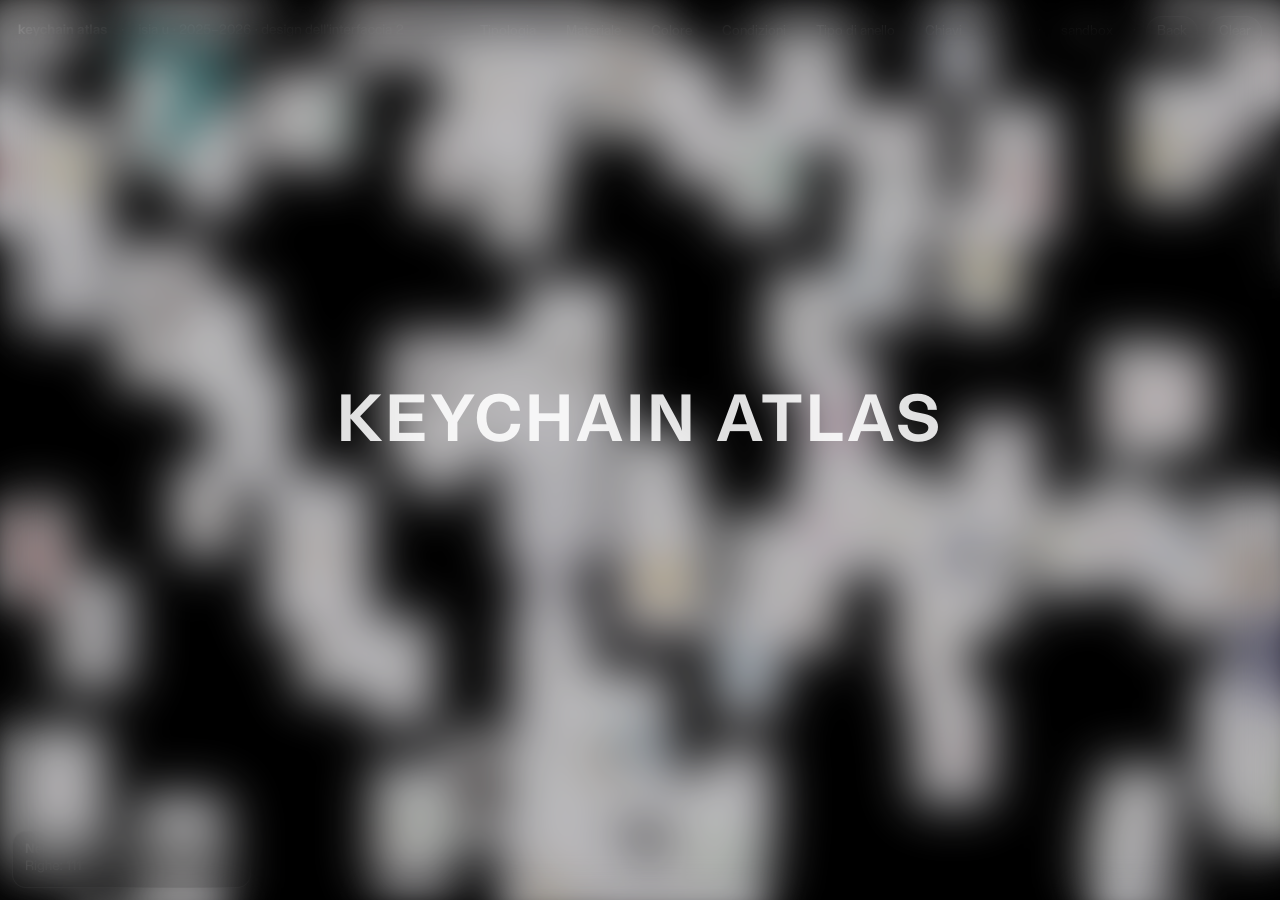
<file: sandbox.html>
<!doctype html>
<html lang="it">
<head>
  <meta charset="utf-8" />
  <meta name="viewport" content="width=device-width,initial-scale=1" />
  <title>ATLAS KEYCHAIN</title>
  <link rel="stylesheet" href="./src/styles/type.css" />
  <style>
    /* Local fonts */
    @font-face{
      font-family:"CXSeagal";
      src:url("./fonts/CX-Seagal-Roman.otf") format("opentype");
      font-weight:400;
      font-style:normal;
      font-display:swap;
    }
    @font-face{
      font-family:"CXSeagal";
      src:url("./fonts/CX-Seagal-Semibold.otf") format("opentype");
      font-weight:600;
      font-style:normal;
      font-display:swap;
    }
    :root{
      --bg:#000;
      --fg:#fff;
      --line:rgba(255,255,255,.14);
      --panel:rgba(0,0,0,.42);
      --panel2:rgba(0,0,0,.62);
      --muted:rgba(255,255,255,.72);
      --muted2:rgba(255,255,255,.55);
      --on:rgba(255,255,255,.12);
      --onLine:rgba(255,255,255,.26);

      /* ===== Typography: ONLY CX-Seagal ===== */
      --ff: "CXSeagal";
      --fw-roman: 400;
      --fw-semi: 600;

      --fs-ui: 13px;
      --fs-topbar: 13px;
      --topbar-font: var(--fs-topbar);
      --lh-ui: 1.25;

      --topbar-h: 64px;

      /* legacy vars still referenced in a few rules */
      --ui-font: var(--fs-ui);
    }

    html,body{
      margin:0; padding:0;
      background:var(--bg);
      overflow:hidden;
      color:var(--fg);

      font-family: var(--ff);
      font-weight: var(--fw-roman);
      font-size: var(--fs-ui);
      line-height: var(--lh-ui);

      -webkit-font-smoothing: antialiased;
      -moz-osx-font-smoothing: grayscale;
      text-rendering: geometricPrecision;
    }

    canvas{
      position:fixed;
      inset:0;
      width:100vw;
      height:100vh;
      display:block;
    }
    #cBG{ z-index:1; }
#cUI{ z-index:20; pointer-events:none; }

    /* Top bar */
    .topbar{
  position:fixed;
  left:0; right:0; top:0;
  height: var(--topbar-h);
  z-index:40;
  display:flex;
  align-items:center;
  gap:18px;
  padding:0 18px;
  background:linear-gradient(to bottom, rgba(0,0,0,.55), rgba(0,0,0,0));
  pointer-events:auto;
  font-family: var(--ff);
  font-size: var(--fs-topbar);
  font-weight: var(--fw-roman);
}

    .miniBrand{
  display:flex;
  align-items:center;
  gap:14px;
  white-space:nowrap;
  letter-spacing:.25px;
  opacity:.96;
  user-select:none;
}
.miniBrand b{ font-weight:600; }
.miniBrand .sep{ opacity:.55; }
.miniBrand .meta{ opacity:.72; }
.righttools .sep{ opacity:.55; }

    .filters{
      flex:1;
      display:flex;
      justify-content:center;
      align-items:center;
      gap:12px;
      min-width: 320px;
    }

    .fbtn{
      position:relative;
      display:inline-flex;
      align-items:center;
      gap:8px;

      appearance:none;
      background:transparent;
      border:1px solid transparent;
      color:rgba(255,255,255,.78);

      font-family: var(--ff);
      font-size: var(--fs-topbar);
      font-weight: var(--fw-roman);

      padding:5px 8px;              /* più compatto */
      border-radius:999px;
      cursor:pointer;

      transition:
        background .12s ease,
        border-color .12s ease,
        color .12s ease,
        padding-right .12s ease;
    }
    .fbtn:hover{
      background: rgba(255,255,255,.06);
      border-color: rgba(255,255,255,.10);
      color: rgba(255,255,255,.92);
    }
    .fbtn.active{
      background: rgba(255,255,255,.10);
      border-color: rgba(255,255,255,.18);
      color: rgba(255,255,255,.95);
    }
    /* (first .fbtn.selected block deleted) */
/* Filters (pill + clear) */
.fwrap{
  display:inline-flex;
  align-items:center;
}


/* selected => spazio interno per X + bordo più evidente (più compatto) */
.fbtn.selected{
  padding-right: 34px;                  /* spazio per X interna */
  border-color: rgba(255,255,255,.40);
  background: rgba(255,255,255,.07);
  box-shadow: 0 0 0 1px rgba(255,255,255,.05) inset;
}

/* X interna: nascosta finché non selected */
.fbtn .fx{
  position:absolute;
  right:9px;
  top:50%;
  transform: translateY(calc(-50% - 1px));
  width:16px;
  height:16px;
  display:none;
  place-items:center;
  font-size:16px;
  line-height:1;
  color: rgba(255,255,255,.92);
  opacity:.95;
  user-select:none;
}

/* show only when selected */
.fbtn.selected .fx{
  display:grid;
}

/* hover micro feedback */
.fbtn.selected .fx:hover{
  opacity:1;
}
.fbtn.selected.active{
  border-color: rgba(255,255,255,.32);
  background: rgba(255,255,255,.12);
}

    .righttools{
      display:flex;
      align-items:center;
      gap:10px;
      white-space:nowrap;
    }

    .btn{
  appearance:none;
  border:1px solid rgba(255,255,255,.18);
  background: rgba(255,255,255,.06);
  color: rgba(255,255,255,.90);
  font-family: var(--ff);
  font-size: var(--fs-topbar);
  font-weight: var(--fw-semi);
  padding:7px 12px;
  border-radius:999px;
  cursor:pointer;
}
    .btn:hover{ background: rgba(255,255,255,.10); }

    /* Dropdown */
.dropdown{
  position:fixed;
  top: var(--topbar-h);
  left: 18px;
  z-index:45;

  /* ✅ QUI la larghezza */
  width: 310px;                          /* +10px rispetto a 200 */
  min-width: 310px;                      /* se vuoi sempre più larga */
  max-width: min(800px, calc(100vw - 28px));

  border:1px solid rgba(255,255,255,.14);
  border-radius:14px;
  background: rgba(0,0,0,.55);
  backdrop-filter: blur(10px);
  overflow:hidden;
  display:none;
  transform:none;

  font-family: var(--ff);
  font-size: var(--fs-topbar);
  font-weight: var(--fw-roman);
}
.dropdown.open{ display:block; }

    .ddHead{
  display:flex;
  align-items:center;
  justify-content:space-between;
  gap:12px;
  flex-wrap:nowrap;
  padding:10px 12px;
  border-bottom:1px solid rgba(255,255,255,.10);
  font-family: var(--ff);
  font-size: var(--fs-topbar);
  font-weight: var(--fw-roman);
  color: rgba(255,255,255,.86);
}

.ddHead #ddTitle,
.ddHead #ddHint{
  white-space:nowrap;
}

.ddHead #ddHint{
  color: rgba(255,255,255,.55);
  overflow:hidden;
  text-overflow:ellipsis;
  max-width: 55%;
}

    .ddList{
      max-height: 220px;
      overflow:auto;
      padding:6px 0;
    }

    .ddItem{
      display:flex;
      align-items:center;
      justify-content:space-between;
      gap:12px;
      padding:9px 12px;
      cursor:pointer;
      user-select:none;
      border-top:1px solid rgba(255,255,255,.05);
      color: rgba(255,255,255,.86);
      font-family: var(--ff);
      font-size: var(--fs-topbar);
      font-weight: var(--fw-roman);
      white-space: nowrap;
    }

    .ddItem > span:first-child{
  flex: 1;
  min-width: 0;
  overflow: hidden;
  text-overflow: ellipsis; /* ✅ se troppo lungo, “…” invece di andare a capo */
}

.ddItem .count{
  flex: 0 0 auto;
  margin-left: 12px;
}
    .ddItem:first-child{ border-top:none; }
    .ddItem:hover{ background: rgba(255,255,255,.06); }
    .ddItem.active{
  background: rgba(255,255,255,.08);
  border-color: rgba(255,255,255,.10);
}
    .ddItem .count{
      color: rgba(255,255,255,.55);
      font-variant-numeric: tabular-nums;
    }

    /* Crumb */
    .crumb{
      position:fixed; left:12px; bottom:12px; z-index:30;
      background:rgba(0,0,0,.35);
      border:1px solid rgba(255,255,255,.14);
      border-radius:14px;
      padding:10px 12px;
      max-width:min(860px, calc(100vw - 24px));
      white-space:pre-line;
      font-family: var(--ff);
      font-size: var(--fs-ui);
      font-weight: var(--fw-roman);
      line-height: 1.35;
      backdrop-filter: blur(8px);
      color: rgba(255,255,255,.84);
      pointer-events:none;
    }
    .crumb b{ font-weight:700; color: rgba(255,255,255,.92); }
    
/* Boot overlay */
.boot{
  position:fixed;
  inset:0;
  z-index:999;
  display:flex;
  align-items:center;
  justify-content:center;
  pointer-events:auto;
  opacity:0;
  transition: opacity .45s cubic-bezier(.2,.9,.2,1);
}
.boot.open{ opacity:1; }

.boot::before{
  content:"";
  position:absolute;
  inset:0;
  background: rgba(0,0,0,.45);
  backdrop-filter: blur(16px);
  -webkit-backdrop-filter: blur(16px);
}

.bootPanel{
  position:relative;
  width:min(520px, calc(100vw - 48px));
  padding:18px 18px 16px 18px;
  border-radius:18px;
  /* NIENTE “riquadro” visibile: solo un soft glass */
  background: rgba(0,0,0,.22);
  border: 1px solid rgba(255,255,255,.10);
  box-shadow: 0 18px 60px rgba(0,0,0,.55);
}

.bootTitle{
  font-size:12px;
  letter-spacing:.14em;
  text-transform:uppercase;
  opacity:.75;
  margin:0 0 10px 0;
  font-family: var(--ff);
  font-weight: var(--fw-semi);
}

.bootRow{
  display:flex;
  align-items:center;
  justify-content:space-between;
  gap:12px;
  margin-bottom:10px;
}

.bootMsg{
  font-size:12px;
  opacity:.85;
  white-space:nowrap;
  overflow:hidden;
  text-overflow:ellipsis;
  font-family: var(--ff);
  font-weight: var(--fw-roman);
}

.bootPct{
  font-size:12px;
  opacity:.85;
  font-variant-numeric: tabular-nums;
  font-family: var(--ff);
  font-weight: var(--fw-roman);
}

.bootBar{
  height:8px;
  border-radius:999px;
  background: rgba(255,255,255,.10);
  overflow:hidden;
}
.bootBar > i{
  display:block;
  height:100%;
  width:0%;
  background: rgba(255,255,255,.55);
  border-radius:999px;
  transition: width .18s cubic-bezier(.2,.9,.2,1);
}
/* Landing overlay */
.landing{
  position:fixed;
  inset:0;
  z-index:9999;
  display:flex;
  align-items:center;
  justify-content:center;
  background:rgba(0,0,0,0.10);
  backdrop-filter: blur(18px);
  -webkit-backdrop-filter: blur(18px);
  cursor: default;
}

.landingInner{
  width:min(720px, calc(100vw - 60px));
  padding:22px 24px;
  border-radius:18px;
}

.landingTitle{
  font: var(--fw-semi) 64px/1.0 var(--ff);
  letter-spacing: 0.04em;
  color: rgba(255,255,255,0.95);
  text-transform: uppercase;
  text-align:center;
  margin: 0 0 18px 0;
  opacity: 0.92;
  user-select:none;
}

.landingProg{
  opacity: 1;
  transform: translateY(0);
  transition: opacity .35s ease, transform .35s ease;
}

.landingRow{
  display:flex;
  justify-content:space-between;
  align-items:center;
  font: var(--fw-roman) 12px/1.2 var(--ff);
  color: rgba(255,255,255,0.70);
  margin-bottom:10px;
}

.landingBar{
  height:10px;
  border-radius:999px;
  background:rgba(255,255,255,0.10);
  overflow:hidden;
}

.landingBarFill{
  height:100%;
  width:0%;
  border-radius:999px;
  background:rgba(255,255,255,0.35);
  transition: width .12s linear;
}

/* stato pronto: progress sparisce, titolo diventa “clickable” */
.landing.ready{
  cursor: pointer;
}
.landing.ready .landingProg{
  opacity: 0;
  transform: translateY(6px);
  pointer-events:none;
}

/* blur dei canvas mentre landing è attiva (più “sub-like”) */
body.landing-on #cBG,
body.landing-on #cUI{
  filter: blur(18px) saturate(0.9) brightness(0.85);
  transform: scale(1.03);
  transform-origin:center;
}
#boot { display: none !important; }
/* Product overlay */
.pOverlay{
  position:fixed;
  inset:0;
  z-index:999;
  display:none;
  align-items:center;
  justify-content:center;
}

.pOverlay.open{ display:flex; }

.pBackdrop{
  position:absolute;
  inset:0;
  background:rgba(0,0,0,.55);
  backdrop-filter: blur(10px);
}

.pPanel{
  position:relative;
  width:min(1180px, calc(100vw - 64px));
  height:min(720px, calc(100vh - 84px));
  border-radius:18px;
  border:1px solid rgba(255,255,255,.10);
  background:rgba(10,10,10,.68);
  box-shadow: 0 18px 70px rgba(0,0,0,.55);
  overflow:hidden;
}

.pGrid{
  height:100%;
  display:grid;
  grid-template-columns: 1.05fr .95fr;
}
/* FIX CLIP in Grid: consenti shrink dei children (evita taglio immagine) */
.pPanel,
.pGrid,
.pMedia,
.pInfo,
.pMediaFrame{
  min-height:0;
  min-width:0;
}

@media (max-width: 980px){
  .pPanel{ width:calc(100vw - 24px); height:calc(100vh - 24px); border-radius:16px; }
  .pGrid{ grid-template-columns: 1fr; grid-template-rows: 1fr 1fr; }
}

/* close — centered (fix definitivo) */
.pClose{
  position:absolute;
  top:14px;
  right:14px;

  width:54px;
  height:54px;
  border-radius:18px;
  box-sizing:border-box;

  display:grid;
  place-items:center;

  background:rgba(30,30,30,.28);
  border:1px solid rgba(255,255,255,.12);
  backdrop-filter: blur(10px);

  cursor:pointer;
}

.pClose:hover{ background:rgba(255,255,255,.08); }

.pClose::before{
  content:"";
  position:absolute;
  inset:7px;
  border-radius:14px;
  border:1px solid rgba(255,255,255,.10);
  pointer-events:none;
}

.pCloseIcon{
  width:22px;
  height:22px;
  display:block;
}

.pCloseIcon path{
  stroke:rgba(255,255,255,.92);
  stroke-width:2.6;
  stroke-linecap:round;
  fill:none;
}
/* ===== HERO (image fly-in) ===== */
/* left */
.pMedia{
  padding:18px;
  display:flex;
  align-items:center;
  justify-content:center;
  border-right:1px solid rgba(255,255,255,.08);
}
@media (max-width: 980px){
  .pMedia{ border-right:none; border-bottom:1px solid rgba(255,255,255,.08); }
}

.pMediaFrame{
  width:100%;
  height:100%;
  border-radius:16px;
  border:1px solid rgba(255,255,255,.10);
  background:rgba(255,255,255,.04);
  overflow:hidden;

  /* ✅ padding interno “safe”, evita taglio visivo */
  padding:18px;

  display:flex;
  align-items:center;
  justify-content:center;
}

#pImg{
  width:100%;
  height:100%;
  max-width:100%;
  max-height:100%;
  object-fit:contain;
  object-position:center;
  display:block;
  filter: contrast(1.02) saturate(1.02);
}

/* right */
.pInfo{
  padding:18px 18px 16px 18px;
  display:flex;
  flex-direction:column;
  gap:14px;
}

.pHeader{
  padding:12px 12px 10px 12px;
  border-radius:14px;
  border:1px solid rgba(255,255,255,.10);
  background:rgba(255,255,255,.04);
}

.pTitle{
  font-size: clamp(18px, 2.1vw, 26px);
  font-weight: 600;
  letter-spacing: .2px;
  color: rgba(255,255,255,.92);
  margin-bottom:6px;
}

.pMeta{
  font-size: 12px;
  line-height: 1.45;
  color: rgba(255,255,255,.70);
}
.pMeta div{ margin: 2px 0; }

/* specs */
.pStatsWrap{
  flex:1;
  padding:12px;
  border-radius:14px;
  border:1px solid rgba(255,255,255,.10);
  background:rgba(255,255,255,.03);
  overflow:hidden;
  display:flex;
  flex-direction:column;
}

.pStatsTitle{
  font-size:12px;
  letter-spacing:.12em;
  text-transform:uppercase;
  color: rgba(255,255,255,.70);
  margin-bottom:10px;
}

.pStats{
  overflow:auto;
  padding-right:6px;
}

/* rows (già coerenti col tuo ProductView.js) */
.pRow{
  display:flex;
  gap:12px;
  align-items:flex-start;
  padding:10px 10px;
  border-radius:12px;
  border:1px solid rgba(255,255,255,0);
  transition: background .15s ease, border-color .15s ease, transform .15s ease;
}
.pRow:hover{
  background:rgba(255,255,255,.05);
  border-color:rgba(255,255,255,.08);
  transform: translateY(-1px);
}

.pDot{
  width:7px;
  height:7px;
  border-radius:999px;
  background: rgba(255,255,255,.72);
  margin-top:6px;
  box-shadow: 0 0 0 6px rgba(255,255,255,.06);
}

.pKV .k{
  font-size:11px;
  letter-spacing:.08em;
  text-transform:uppercase;
  color: rgba(255,255,255,.64);
  margin-bottom:4px;
}
.pKV .v{
  font-size:14px;
  font-weight:600;
  color: rgba(255,255,255,.90);
  line-height:1.25;
  word-break: break-word;
}

/* scrollbar subtle */
.pStats::-webkit-scrollbar{ width:10px; }
.pStats::-webkit-scrollbar-thumb{
  background: rgba(255,255,255,.10);
  border-radius: 999px;
  border: 3px solid rgba(0,0,0,0);
  background-clip: padding-box;
}

/* ===== ABOUT LINK (topbar) ===== */
.aboutLink{
  appearance:none;
  border:0;
  background:transparent;
  color: rgba(255,255,255,.72);
  font-family: var(--ff);
  font-size: var(--fs-topbar);
  font-weight: var(--fw-roman);
  cursor:pointer;
  padding:6px 8px;
  border-radius:999px;
  transition: background .12s ease, color .12s ease;
}
.aboutLink.viewModeBtn{
  display:inline-flex;
  justify-content:center;
  min-width: 88px;   /* blocca la larghezza così non sposta nulla */
  text-align:center;
}
/* ✅ Non far cambiare layout quando il testo passa da “sandbox” a “peso” */
#btnViewMode{
  display: inline-flex;
  align-items: center;
  justify-content: center;
  min-width: 8ch;     /* abbastanza per “sandbox” (puoi alzare a 9ch se vuoi) */
  text-align: center;
}
.aboutLink:hover{
  background: rgba(255,255,255,.06);
  color: rgba(255,255,255,.92);
}

/* Sandbox: no About */
#btnAbout{ display:none !important; }

#brandHome{
  cursor: pointer;
  color: rgba(255,255,255,.96);
  text-decoration: none;
}
#brandHome:visited{
  color: rgba(255,255,255,.96);
}
#brandHome:hover{
  opacity: 1;
  text-decoration: underline;
  text-underline-offset: 3px;
}

/* ===== EMBED MODE (index background) ===== */
body.embed #landing{
  display:none !important;   /* elimina la landing interna del tool */
}

body.embed .topbar,
body.embed .dropdown,
body.embed .crumb{
  display:none !important;   /* in index vogliamo SOLO le immagini */
}


  </style>
</head>

<body data-context="tool">
  <div id="topbarMount"></div>

  <div class="dropdown" id="dropdown">
    <div class="ddHead">
      <div id="ddTitle">Seleziona…</div>
      <div class="hint" id="ddHint"></div>
    </div>
    <div class="ddList" id="ddList"></div>
  </div>

  <div class="crumb" id="crumb">Caricamento…</div>

  <canvas id="cBG"></canvas>
  <canvas id="cUI"></canvas>
  <div id="landing" class="landing">
  <div class="landingInner">
    <div id="landingTitle" class="landingTitle">KEYCHAIN ATLAS</div>

    <div id="landingProg" class="landingProg">
      <div class="landingRow">
        <div class="landingSub">Loading assets…</div>
        <div id="landingPct" class="landingPct">0%</div>
      </div>
      <div class="landingBar">
        <div id="landingBarFill" class="landingBarFill"></div>
      </div>
    </div>
  </div>
</div>

<!-- PRODUCT OVERLAY -->
<div id="productOverlay" class="pOverlay" aria-hidden="true">
  <div class="pBackdrop" data-close="1"></div>

 <div class="pPanel" role="dialog" aria-modal="true">
  <button id="pClose" class="pClose" type="button" aria-label="Close">
    <svg class="pCloseIcon" viewBox="0 0 24 24" aria-hidden="true">
      <path d="M6 6L18 18M18 6L6 18"></path>
    </svg>
  </button>
    <div class="pGrid">
      <!-- LEFT: image -->
      <div class="pMedia">
        <div class="pMediaFrame">
          <img id="pImg" alt="" />
        </div>
      </div>

      <!-- RIGHT: specs -->
      <div class="pInfo">
        <div class="pHeader">
          <div class="pTitleWrap">
            <div id="pTitle" class="pTitle">Product</div>
            <div id="pMeta" class="pMeta"></div>
          </div>
        </div>

        <div class="pStatsWrap">
          <div class="pStatsTitle">Specs</div>
          <div id="pStats" class="pStats"></div>
        </div>
      </div>
    </div>
  </div>
</div>
  <!-- BOOT / LOADING -->
  <div class="boot open" id="boot">
    <div class="bootPanel">
      <div class="bootTitle">ATLAS KEYCHAIN</div>

      <div class="bootRow">
        <div class="bootMsg" id="bootMsg">Loading assets…</div>
        <div class="bootPct" id="bootPct">0%</div>
      </div>

      <div class="bootBar"><i id="bootBar"></i></div>
    </div>
  </div>

  <script type="module" src="./src/topbar.js"></script>
  <script type="module" src="./src/app.js"></script>
</body>
</html>
</file>
<file: src/styles/type.css>
/* src/styles/type.css
   SINGLE SOURCE OF TRUTH — ONLY CX Seagal Roman + Semibold
*/

/* ===== FONT FACES (root: /fonts) ===== */
@font-face{
  font-family: "CXSeagal";
  src: url("../../fonts/CX-Seagal-Roman.otf") format("opentype");
  font-weight: 400;
  font-style: normal;
  font-display: swap;
}
@font-face{
  font-family: "CXSeagal";
  src: url("../../fonts/CX-Seagal-Semibold.otf") format("opentype");
  font-weight: 600;
  font-style: normal;
  font-display: swap;
}

/* ===== TOKENS ===== */
:root{
  /* family */
  --font-family: "CXSeagal";

  /* weights */
  --fw-roman: 400;
  --fw-semi: 600;

  /* size scale (coerente su tutto il sito) */
  --fs-xs: 11px;
  --fs-sm: 12px;
  --fs-md: 13px;
  --fs-lg: 14px;
  --fs-xl: 16px;
  --fs-2xl: 18px;

  /* line-heights */
  --lh-tight: 1.15;
  --lh-body:  1.55;
  --lh-ui:    1.25;

  /* tracking */
  --trk-0: 0;
  --trk-ui: .02em;
  --trk-kicker: .04em;        /* default tighter headings/kickers */
  --trk-kicker-wide: .14em;   /* keep wide option if needed */

  /* “semantic defaults” (così non usi più var random in giro) */
  --type-ui: var(--fs-md) !important;
  --type-body: var(--fs-lg) !important;
  --type-kicker: var(--fs-sm) !important;

  /* se in alcuni file esiste ancora --topbar-font o simili: li “normalizzi” qui */
  --topbar-font: var(--type-ui) !important;
  --ui-font: var(--type-ui) !important;
  --ui-font-sm: var(--fs-sm) !important;
  --ui-font-lg: var(--fs-lg) !important;
}

/* ===== GLOBAL RESET / ENFORCE ===== */
html, body{
  font-family: var(--font-family), system-ui, -apple-system, "Segoe UI", Roboto, Arial;
  font-weight: var(--fw-roman);
  font-size: var(--type-ui);
  line-height: var(--lh-ui);
  text-rendering: geometricPrecision;
  -webkit-font-smoothing: antialiased;
  -moz-osx-font-smoothing: grayscale;
}

*{
  font-family: inherit;
}

/* Form controls: niente font “a caso” */
button, input, textarea, select{
  font-family: inherit;
  font-size: inherit;
  line-height: inherit;
  font-weight: inherit;
  letter-spacing: inherit;
}

/* SVG text (etichette nelle chiavi / grafici): forza Seagal */
svg text{
  font-family: var(--font-family), system-ui, -apple-system, "Segoe UI", Roboto, Arial;
}

/* ===== TYPO UTILS (usale dove serve, senza inventarti font-size random) ===== */
.t-roman{ font-weight: var(--fw-roman); }
.t-semi{  font-weight: var(--fw-semi);  }

.t-xs{ font-size: var(--fs-xs); }
.t-sm{ font-size: var(--fs-sm); }
.t-md{ font-size: var(--fs-md); }
.t-lg{ font-size: var(--fs-lg); }
.t-xl{ font-size: var(--fs-xl); }
.t-2xl{ font-size: var(--fs-2xl); }

.lh-tight{ line-height: var(--lh-tight); }
.lh-body{  line-height: var(--lh-body);  }
.lh-ui{    line-height: var(--lh-ui);    }

.kicker{
  font-size: var(--type-kicker);
  font-weight: var(--fw-semi);
  letter-spacing: var(--trk-kicker);
  text-transform: uppercase;
  line-height: var(--lh-tight);
}

.bodyText{
  font-size: var(--type-body);
  font-weight: var(--fw-roman);
  line-height: var(--lh-body);
}

/* ===== “SAFE DEFAULTS” PER TOPBAR / UI LABELS ===== */
/* Se la topbar ha classi diverse nelle pagine: va bene comunque,
   perché qui settiamo la “base” coerente. */
.topbar,
[data-topbar],
.miniBrand,
.filters,
.righttools{
  font-size: var(--type-ui);
  line-height: var(--lh-ui);
  letter-spacing: var(--trk-ui);
  font-weight: var(--fw-roman);
}

/* Brand leggermente più “presente” ma stessa size */
.topbar b,
.miniBrand b{
  font-weight: var(--fw-semi);
}

/* Pulsanti: coerenti */
.btn, .fbtn, .aboutLink{
  font-weight: var(--fw-roman);
  letter-spacing: var(--trk-ui);
}

/* ===== HARD LOCK: se qualche pagina forza font-size diverso, vinciamo noi ===== */
.topbar{
  font-size: var(--type-ui) !important;
  line-height: var(--lh-ui) !important;
}
.topbar *{
  font-size: inherit;
  line-height: inherit;
}
</file>
